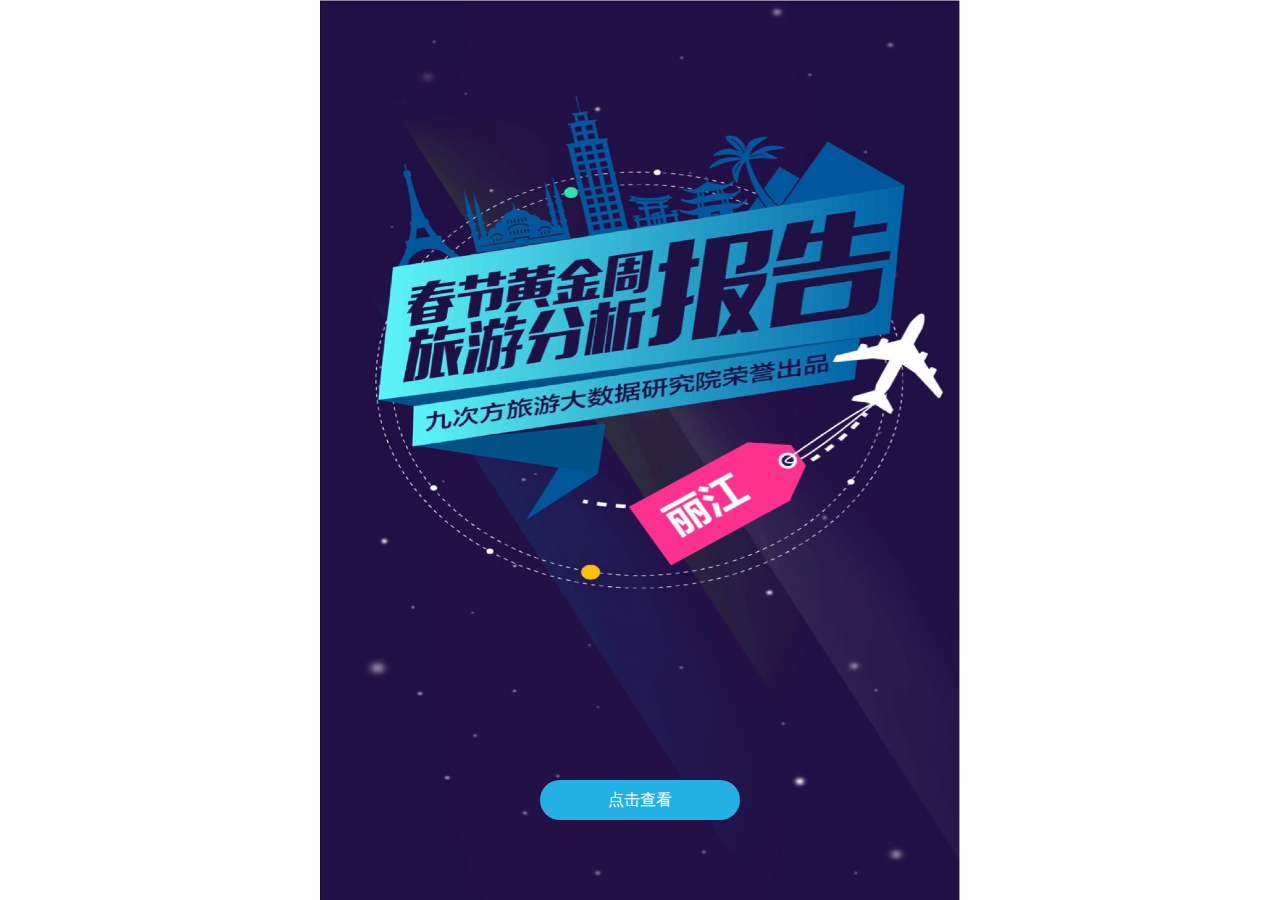
<file: index.html>
<!DOCTYPE html>
<html>
<head>
    <meta http-equiv="Content-Type" content="text/html; charset=utf-8" />
    <title>春节黄金周旅游分析报告-丽江</title>
    <!--让当前viewport宽度始终等于当前设备的宽度，同时不允许用户手动缩放-->
    <meta name='viewport' content='width=device-width, initial-scale=1.0, maximum-scale=1.0'/>
    <!--基础样式-->
    <link rel="stylesheet" href="css/swiper.min.css">
    <link rel="stylesheet" href="css/animate.min.css">
    <link rel="stylesheet" href="css/index.css">
</head>
<body>
<div class="swiper-container" id="swiper-container-v">

    <section class="poster_wrap load" id="load"></section>
    <div class="swiper-wrapper">
        <!-------------slide1----------------->
        <section class="swiper-slide swiper-slide1 swiper-slide-v" >
            <div class="djck_box">
                <a href="html/lijiang.html"><button class="poster_btn">点击查看</button></a>
            </div>
        </section>
    </div>
</div>
    <script src="js/swiper-3.4.1.min.js"></script>
    <script src="js/swiper.animate1.0.2.min.js"></script>
    <script src="js/index.js"></script>
</body>
</html>
</file>
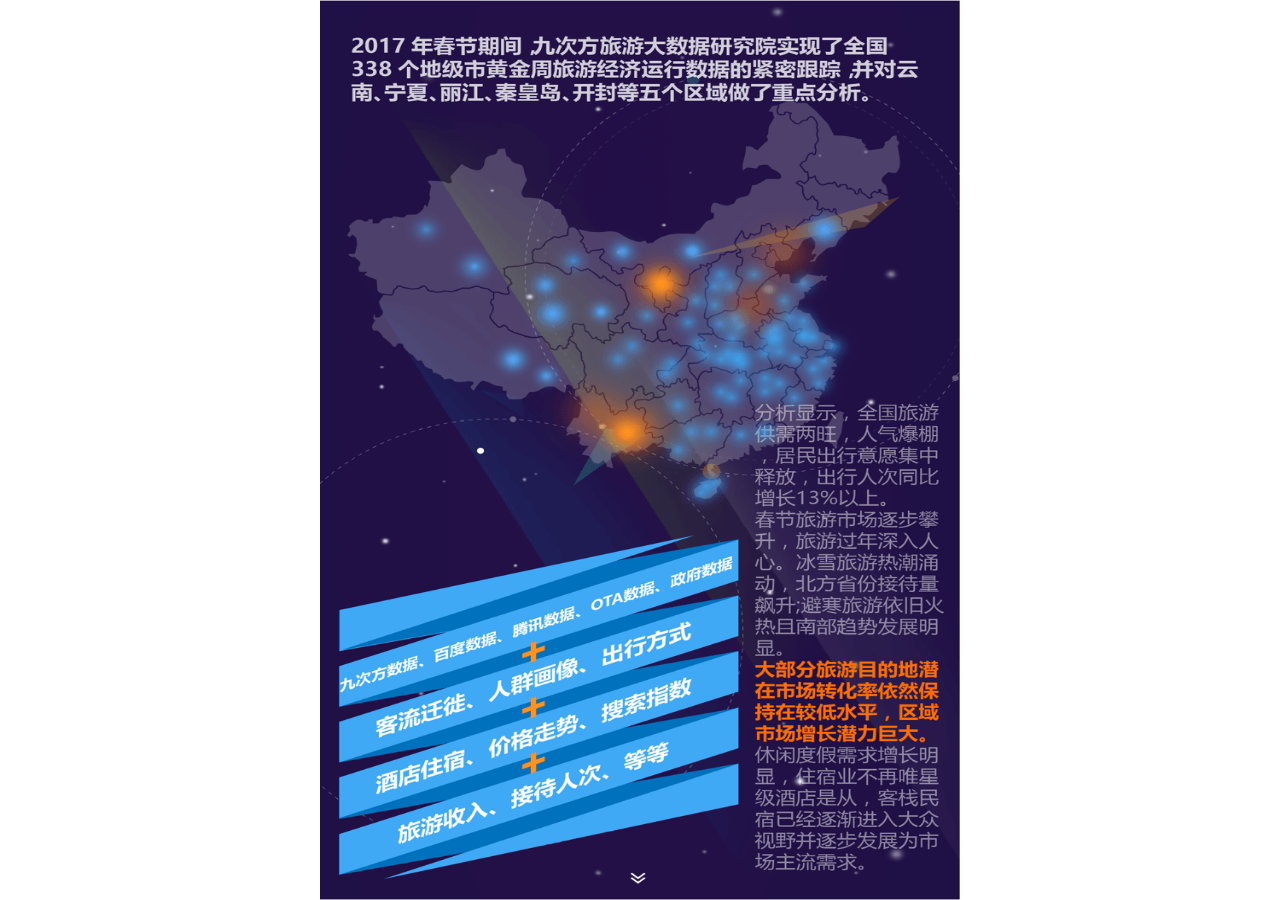
<file: html/lijiang.html>
<!DOCTYPE html>
<html>
<head>
    <meta http-equiv="Content-Type" content="text/html; charset=utf-8" />
    <title>春节黄金周旅游分析报告-丽江</title>
    <!--让当前viewport宽度始终等于当前设备的宽度，同时不允许用户手动缩放-->
    <meta name='viewport' content='width=device-width, initial-scale=1.0, maximum-scale=1.0'/>
    <!--基础样式-->
    <link rel="stylesheet" href="../css/swiper.min.css">
    <link rel="stylesheet" href="../css/animate.min.css">
    <link rel="stylesheet" href="../css/lijian/lijian.css">
</head>
<body>
<div class="swiper-container" id="swiper-container-v">

    <section class="poster_wrap load" id="load"></section>


    <div class="swiper-wrapper">
        <!-------------slide jieshouye----------------->
        <section class="swiper-slide swiper-slide-jieshouye swiper-slide-v">


            <div class="arrow-box arrow-down">
                <img src="../img/arrow_01.png" class="array">
            </div>
        </section>
        <!-------------slide1----------------->
        <section class="swiper-slide swiper-slide1 swiper-slide-v">
            <!--<h3 class="about_us_tit ani"    swiper-animate-effect="fadeInRight" swiper-animate-duration="0.3s" swiper-animate-delay="0.3s"><i class="about_us_tit_ico"></i>丽江春节期间客源城市排名</h3>-->
            <!--<div class="index-top ani" swiper-animate-effect="bounceInDown" swiper-animate-duration="1.2s" swiper-animate-delay="0s">-->

            <!--</div>-->
            <div class="arrow-box arrow-down">
                <img src="../img/arrow_01.png" class="array">
            </div>
        </section>
        <!---------------slide2-------------->
        <section class="swiper-slide swiper-slide2 swiper-slide-v">

            <!--<h3 class="about_us_tit ani"    swiper-animate-effect="fadeInRight" swiper-animate-duration="0.3s" swiper-animate-delay="0.3s"><i class="about_us_tit_ico"></i>丽江春节期间客源省份排名</h3>-->
            <!--<div class="about_us_msg_p1 ani" swiper-animate-effect="wobble" swiper-animate-duration="1s" swiper-animate-delay="0s">春节黄金周旅游大数据报告111111</div>-->
            <!--<div class="about_us_msg_p2 ani" swiper-animate-effect="swing" swiper-animate-duration="1.2s" swiper-animate-delay="0s">春节黄金周旅游大数据报告222222</div>-->
            <!--<div class="about_us_msg_p2 ani" swiper-animate-effect="bounceInLeft" swiper-animate-duration="1.5s" swiper-animate-delay="0s">春节黄金周旅游大数据报告222222</div>-->

            <div class="arrow-box arrow-down">
                <img src="../img/arrow_01.png" class="array">
            </div>
        </section>
        <!----------------slide3-------------->
        <section class="swiper-slide swiper-slide3 swiper-slide-v">

            <!--<h1 class="about_us_tit ani" swiper-animate-effect="fadeInRight" swiper-animate-duration="0.3s" swiper-animate-delay="0.3s"><i class="about_us_tit_ico"></i>云南各区域接待量排名</h1>-->
            <!--<div class="abus_img ani" swiper-animate-effect="bounceInLeft" swiper-animate-duration="1.5s" swiper-animate-delay="0s"></div>-->
            <!--<div class="abus_img ani" swiper-animate-effect="bounceInRight" swiper-animate-duration="1.5s" swiper-animate-delay="0s"></div>-->
            <!--<div class="abus_img ani" swiper-animate-effect="bounceInLeft" swiper-animate-duration="1.5s" swiper-animate-delay="0s"></div>-->
            <!--<div class="abus_img ani" swiper-animate-effect="bounceInRight" swiper-animate-duration="1.5s" swiper-animate-delay="0s"></div>-->

            <div class="arrow-box arrow-down">
                <img src="../img/arrow_01.png" class="array">
            </div>
        </section>
        <!-------------slide4----------------->
        <section class="swiper-slide swiper-slide4 swiper-slide-v">
            <!--<h1 class="about_us_tit ani" swiper-animate-effect="fadeInRight" swiper-animate-duration="0.3s" swiper-animate-delay="0.3s"><i class="about_us_tit_ico"></i>丽江出省游情况分析</h1>-->
            <!--<div class="swiper-container ani" id="swiper-container-h" swiper-animate-effect="rotateInUpLeft" swiper-animate-duration="0.5s" swiper-animate-delay="0s">-->

            <!--</div>-->


            <div class="arrow-box arrow-down">
                <img src="../img/arrow_01.png" class="array">
            </div>
        </section>
        <!-------------slide5----------------->
        <section class="swiper-slide swiper-slide5 swiper-slide-v">
            <!--<h1 class="about_us_tit ani" swiper-animate-effect="fadeInRight" swiper-animate-duration="0.3s" swiper-animate-delay="0.3s"><i class="about_us_tit_ico"></i>slide5</h1>-->


            <div class="arrow-box arrow-down">
                <img src="../img/arrow_01.png" class="array">
            </div>
        </section>

        <!-------------slide6----------------->
        <section class="swiper-slide swiper-slide6 swiper-slide-v">
            <!--<h1 class="about_us_tit ani" swiper-animate-effect="fadeInRight" swiper-animate-duration="0.3s" swiper-animate-delay="0.3s"><i class="about_us_tit_ico"></i>slide6</h1>-->
            <!--<div class="back_index"><a href="index1.html">1234</a></div>-->

            <div class="arrow-box arrow-down">
                <img src="../img/arrow_01.png" class="array">
            </div>
        </section>

        <!-------------slide7----------------->
        <section class="swiper-slide swiper-slide7 swiper-slide-v">


            <div class="arrow-box arrow-down">
                <img src="../img/arrow_01.png" class="array">
            </div>
        </section>

        <!-------------slide8----------------->
        <section class="swiper-slide swiper-slide8 swiper-slide-v">


            <div class="arrow-box arrow-down">
                <img src="../img/arrow_01.png" class="array">
            </div>
        </section>

        <!-------------slide9----------------->
        <section class="swiper-slide swiper-slide9 swiper-slide-v">


            <div class="arrow-box arrow-down">
                <img src="../img/arrow_01.png" class="array">
            </div>
        </section>

        <!-------------slide10----------------->
        <section class="swiper-slide swiper-slide10 swiper-slide-v">
            <div class="arrow-box arrow-index">
                <img src="../img/arrow_01.png" class="array" id="back_index">
            </div>
        </section>

    </div>
    <!--<div class="arrow-box arrow-down">-->
        <!--<img src="../img/arrow_01.png" class="array">-->
    <!--</div>-->
</div>
    <script src="../js/jquery-2.1.1.min.js"></script>
    <script src="../js/swiper-3.4.1.min.js"></script>
    <script src="../js/swiper.animate1.0.2.min.js"></script>
    <script src="../js/index.js"></script>
</body>
</html>
</file>
<file: css/index.css>
@charset "utf-8";
/* CSS Document */

*{
    margin:0;
    padding:0;
}
html,body{
    height:100%;
}
li{
    list-style:none;
}
body{
    font-family:"microsoft yahei";
    background: #fff;
}
img{max-width:100% !important;height:auto !important;}
#swiper-container-v {
    /*  width: 320px;
      height: 480px;*/
    width: 100%;
    max-width:640px;
    min-width: 320px;
    height: 100%;
}

.swiper-slide-v{
    width:100%;
    height:100%;
    background-image: url(../img/shouye_bj.jpg);
    background-size: 100% 100%;
    overflow:hidden;
}
/*img{*/
    /*display:block;*/
/*}*/
.swiper-pagination-bullet {
    width: 6px;
    height: 6px;
    background: #fff;
    opacity: .4;
}
.swiper-pagination-bullet-active {
    opacity: 1;
}
@-webkit-keyframes loading{0%{-webkit-transform:rotate(0deg)}100%{-webkit-transform:rotate(360deg)}}
@keyframes loading{0%{-webkit-transform:rotate(0deg)}100%{-webkit-transform:rotate(360deg)}}
.loading{-webkit-animation-name:loading;animation-name:loading}
.poster_wrap {
    -webkit-transform: translate3d(0,0,0);
    -webkit-transition: -webkit-transform .3s linear,opacity .3s linear;
}
.djck_box{
    position: absolute;
    bottom: 10%;
    text-align: center;
    width: 100%;
    height: 30px;
}
.poster_btn{
    width: 200px;
    height: 40px;
    background-color: #24B0E3;
    border-radius: 20px;
    border: none;
    color: #fff;
    font-size: 16px;
    text-align: center;
    cursor: pointer;
}
.index-title{
    width: 85%;
    height: 300px;
    margin: 40px auto;
    border: 1px solid red;
}
</file>
<file: css/lijian/lijian.css>
@charset "utf-8";
/* CSS Document */

*{
    margin:0;
    padding:0;
}
html,body{
    height:100%;
}
li{
    list-style:none;
}
body{
    font-family:"microsoft yahei";
    background: #fff;
}
#swiper-container-v {
    width: 100%;
    max-width:640px;
    min-width: 320px;
    height: 100%;
}

.swiper-slide-v{
    width:100%;
    height:100%;
    background: #1b6d85;
    overflow:hidden;
}
.swiper-slide-jieshouye{
    background-image: url(../../img/jieshao_bj.png);
    background-size: 100% 100%;
}
.swiper-slide1{
    background-image: url(../../img/lj_01.png);
    background-size: 100% 100%;
}
.swiper-slide2{
    background-image: url(../../img/lj_02.png);
    background-size: 100% 100%;
}
.swiper-slide3{
    background-image: url(../../img/lj_03.png);
    background-size: 100% 100%;
}
.swiper-slide4{
    background-image: url(../../img/lj_04.png);
    background-size: 100% 100%;
}
.swiper-slide5{
    background-image: url(../../img/lj_05.png);
    background-size: 100% 100%;
}
.swiper-slide6{
    background-image: url(../../img/lj_06.png);
    background-size: 100% 100%;
}
.swiper-slide7{
    background-image: url(../../img/lj_07.png);
    background-size: 100% 100%;
}
.swiper-slide8{
    background-image: url(../../img/lj_08.png);
    background-size: 100% 100%;
}
.swiper-slide9{
    background-image: url(../../img/lj_09.png);
    background-size: 100% 100%;
}
.swiper-slide10{
    background-image: url(../../img/lj_10.png);
    background-size: 100% 100%;
}

img{
    display:block;
}
@-webkit-keyframes start {
    0%,30% {opacity: 0;-webkit-transform: translate(0,10px);}
    60% {opacity: 1;-webkit-transform: translate(0,0);}
    100% {opacity: 0;-webkit-transform: translate(0,-8px);}
}
@-moz-keyframes start {
    0%,30% {opacity: 0;-moz-transform: translate(0,10px);}
    60% {opacity: 1;-moz-transform: translate(0,0);}
    100% {opacity: 0;-moz-transform: translate(0,-8px);}
}
@keyframes start {
    0%,30% {opacity: 0;transform: translate(0,10px);}
    60% {opacity: 1;transform: translate(0,0);}
    100% {opacity: 0;transform: translate(0,-8px);}
}
/*loading*/
.poster_wrap.load {
    height:100%;
    background: #e84c3d;
    z-index: 100;
}
.poster_wrap {
    -webkit-transform: translate3d(0,0,0);
    -webkit-transition: -webkit-transform .3s linear,opacity .3s linear;
}
/*slide1*/
@media screen and (max-height: 480px){

}
@media screen and (max-height: 568px) and (min-height: 480px){

}
.building{
    position: absolute;
    bottom: 0;
    left: 0;
    width: 100%;
    height: 262px;
    background-image: url(../../img/zp_index_bg.png);
    background-repeat: no-repeat;
    background-size: cover;
}
/*slide2*/
.about_us_tit{
    color: #fff;
    font-size: 19px;
    font-family: "黑体";
    text-shadow: 1px 1px 1px rgba(0,0,0,.1);
    line-height: 30px;
    padding-bottom: 10px;
    margin:25px 25px 0;
}
.about_us_tit_ico {
    display: inline-block;
    height: 6px;
    width: 6px;
    background: rgba(255,255,255,.36);
    border-radius: 100%;
    position: relative;
    vertical-align: middle;
    margin-right: 5px;
}
.about_us_msg_p1,.about_us_msg_p2{
    display: -webkit-box;
    /*-webkit-line-clamp: 6;*/
    -webkit-box-orient: vertical;
    overflow: hidden;
    word-break: break-all;
    margin:0 25px;
    border: 1px solid red;
}
.about_us_msg_p1{
    height: 200px;
}
.about_us_msg_p2{
    height: 150px;
    margin-top: 30px;
}
@media screen and (min-height: 667px){
    .about_us_msg_p1{
        -webkit-line-clamp: 10;
    }
}
/*slide3*/

.abus_img{
    width: 80%;
    height: 100px;
    border: 1px solid red;
    margin: 20px auto;
}

/*slide4*/


/*slide5*/



/*slide6*/
.back_index{
    width: 100%;
    height: 30px;
    text-align: center;
    z-index:999;
    position: absolute;
    bottom: 10px;
    background-color: red;
    cursor: pointer;
}
.back_index a{
    display: inline-block;
    width: 30px;
    height: 30px;
    background-color: #0000bf;
}


/**/
.arrow-box{
    position: absolute;
    bottom: -38px;
    left: 0;
    right: 0;
    margin: 0 auto;
    width: 50%;
    height: 90px;
    border-radius: 100%;
    /*background: rgba(255,255,255,.18);*/
    z-index: 900;
    /*transform: rotate(180deg);*/
    cursor: pointer;
}
.array{
    z-index:999;
    /*-webkit-animation: start 1.5s infinite ease-in-out;*/
    display:block;
    margin: 15px  auto 0 auto;
    width: 20px;
    height: 15px;
}
.arrow-down,.arrow-index{
    zoom: .8;
    position: fixed;
    bottom: 0;
    left: 50%;
    margin-left: -1.7rem;
    width: 50px;
    height: 50px;
    border-radius: .5rem;
    /*display: block;*/
    /*background-image: url(icon.png);*/
    /*background-repeat: no-repeat;*/
    z-index: 999;
    -webkit-animation: opacity 1.2s cubic-bezier(0.03, 0.04, 1, 1) infinite;
}
</file>
